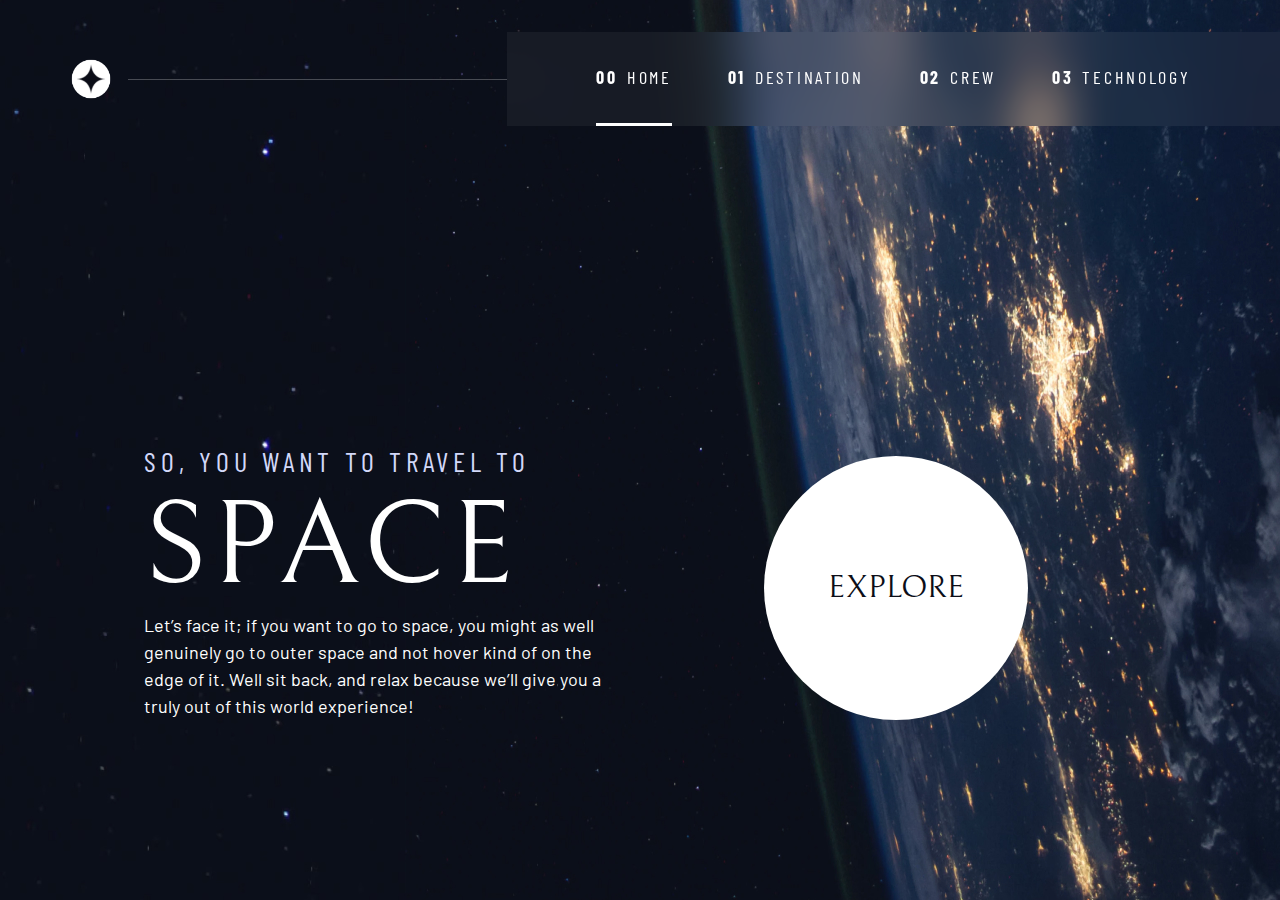
<file: index.html>
<!DOCTYPE html>
<html lang="en">
<head>
  <meta charset="UTF-8">
  <meta name="viewport" content="width=device-width, initial-scale=1.0">

  <link rel="icon" type="image/png" sizes="32x32" href="./assets/favicon-32x32.png">
  <!-- Google fonts -->
  <link rel="preconnect" href="https://fonts.googleapis.com">
  <link rel="preconnect" href="https://fonts.gstatic.com" crossorigin>
  <link href="https://fonts.googleapis.com/css2?family=Barlow+Condensed:wght@400;700&family=Bellefair&family=Barlow:wght@400;700&display=swap"
      rel="stylesheet">
      
  <!-- Our custom CSS -->
  <link rel="stylesheet" href="index.css">
  <title>Space tourism website</title>
  <script src="navigation.js" defer></script>
</head>
<body class="home">
  <a class="skip-to-content" href="#main">Skip to content</a>
  <header class="primary-header flex">
    <div>
      <img src="/assets/spacex-icon.png" alt="space tourism logo" class="logo">
    </div>
    <button class="mobile-nav-toggle" aria-controls="primary-navigation"><span class="sr-only" aria-expanded="false">Menu</span></button>
    <nav>
        <ul id="primary-navigation" data-visible="false" class="primary-navigation underline-indicators flex">
            <li class="active"><a class="ff-sans-cond uppercase text-white letter-spacing-2" href="index.html"><span aria-hidden="true">00</span>Home</a>
            <li><a class="ff-sans-cond uppercase text-white letter-spacing-2" href="destination.html"><span aria-hidden="true">01</span>Destination</a>
            <li><a class="ff-sans-cond uppercase text-white letter-spacing-2" href="crew.html"><span aria-hidden="true">02</span>Crew</a>
            <li><a class="ff-sans-cond uppercase text-white letter-spacing-2" href="technology.html"><span aria-hidden="true">03</span>Technology</a>
        </ul>
    </nav>
  </header>
  
  <main id="main" class="grid-container grid-container--home">
    <div>
      <h1 class="text-accent fs-500 ff-sans-cond uppercase letter-spacing-1">So, you want to travel to
      <span class="d-block fs-900 ff-serif text-white">Space</span></h1>
      
      <p>Let’s face it; if you want to go to space, you might as well genuinely go to 
      outer space and not hover kind of on the edge of it. Well sit back, and relax 
      because we’ll give you a truly out of this world experience! </p>
    </div>
    <div>
      <a href="#" class="large-button uppercase ff-serif text-dark bg-white">Explore</a>
    </div>
  </main>


</body>
</html>
</file>
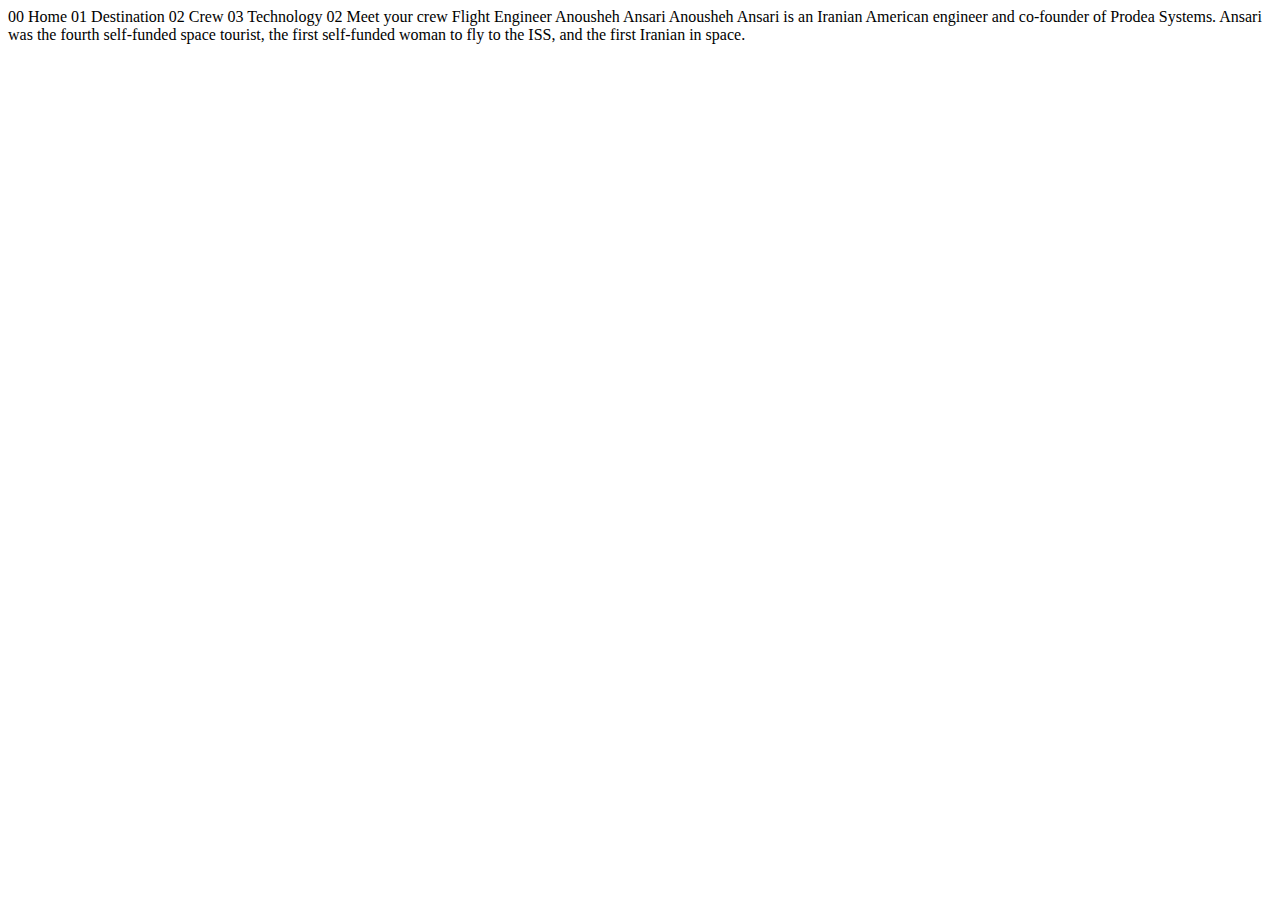
<file: crew-engineer.html>
<!DOCTYPE html>
<html lang="en">
<head>
  <meta charset="UTF-8">
  <meta name="viewport" content="width=device-width, initial-scale=1.0">

  <link rel="icon" type="image/png" sizes="32x32" href="./assets/favicon-32x32.png">
  
  <title>Space tourism website</title>
</head>
<body>

  00 Home
  01 Destination
  02 Crew
  03 Technology

  02 Meet your crew

  Flight Engineer
  Anousheh Ansari

  Anousheh Ansari is an Iranian American engineer and co-founder of Prodea Systems. 
  Ansari was the fourth self-funded space tourist, the first self-funded woman to 
  fly to the ISS, and the first Iranian in space. 
</body>
</html>
</file>
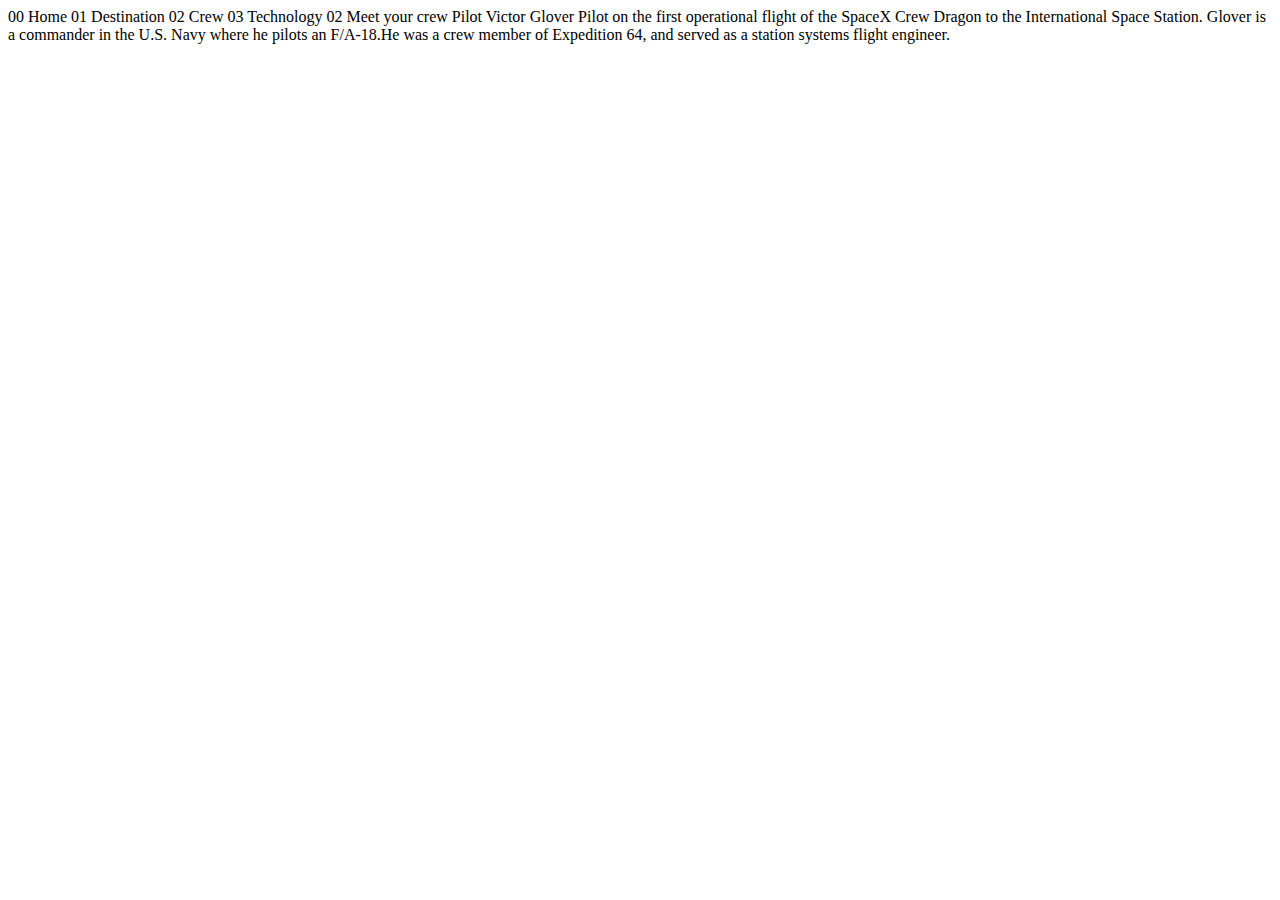
<file: crew-pilot.html>
<!DOCTYPE html>
<html lang="en">
<head>
  <meta charset="UTF-8">
  <meta name="viewport" content="width=device-width, initial-scale=1.0">

  <link rel="icon" type="image/png" sizes="32x32" href="./assets/favicon-32x32.png">
  
  <title>Space tourism website</title>
</head>
<body>

  00 Home
  01 Destination
  02 Crew
  03 Technology

  02 Meet your crew

  Pilot
  Victor Glover

  Pilot on the first operational flight of the SpaceX Crew Dragon to the 
  International Space Station. Glover is a commander in the U.S. Navy where 
  he pilots an F/A-18.He was a crew member of Expedition 64, and served as a 
  station systems flight engineer. 
</body>
</html>
</file>
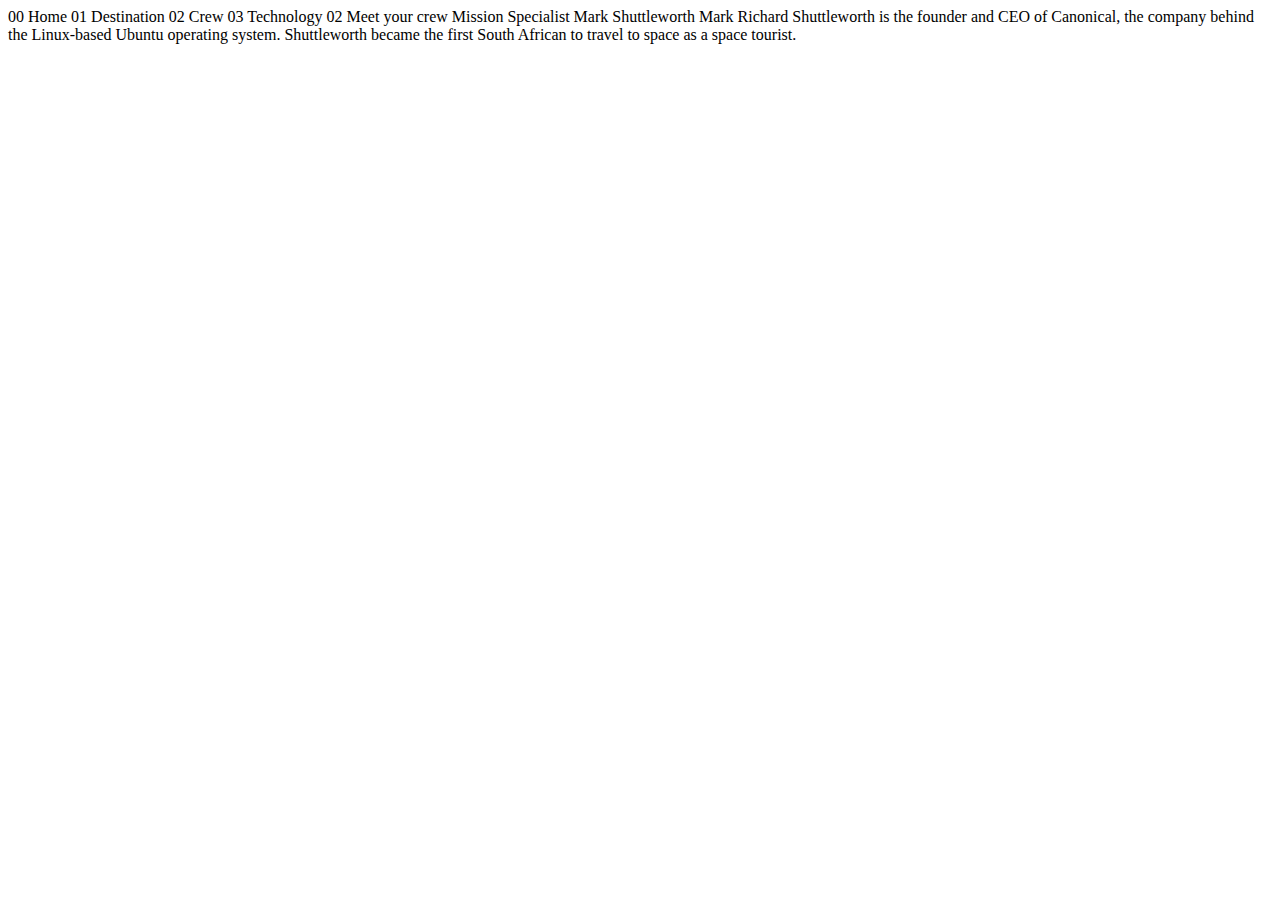
<file: crew-specialist.html>
<!DOCTYPE html>
<html lang="en">
<head>
  <meta charset="UTF-8">
  <meta name="viewport" content="width=device-width, initial-scale=1.0">

  <link rel="icon" type="image/png" sizes="32x32" href="./assets/favicon-32x32.png">
  
  <title>Space tourism website</title>
</head>
<body>

  00 Home
  01 Destination
  02 Crew
  03 Technology

  02 Meet your crew

  Mission Specialist
  Mark Shuttleworth

  Mark Richard Shuttleworth is the founder and CEO of Canonical, the company behind 
  the Linux-based Ubuntu operating system. Shuttleworth became the first South 
  African to travel to space as a space tourist.
</body>
</html>
</file>
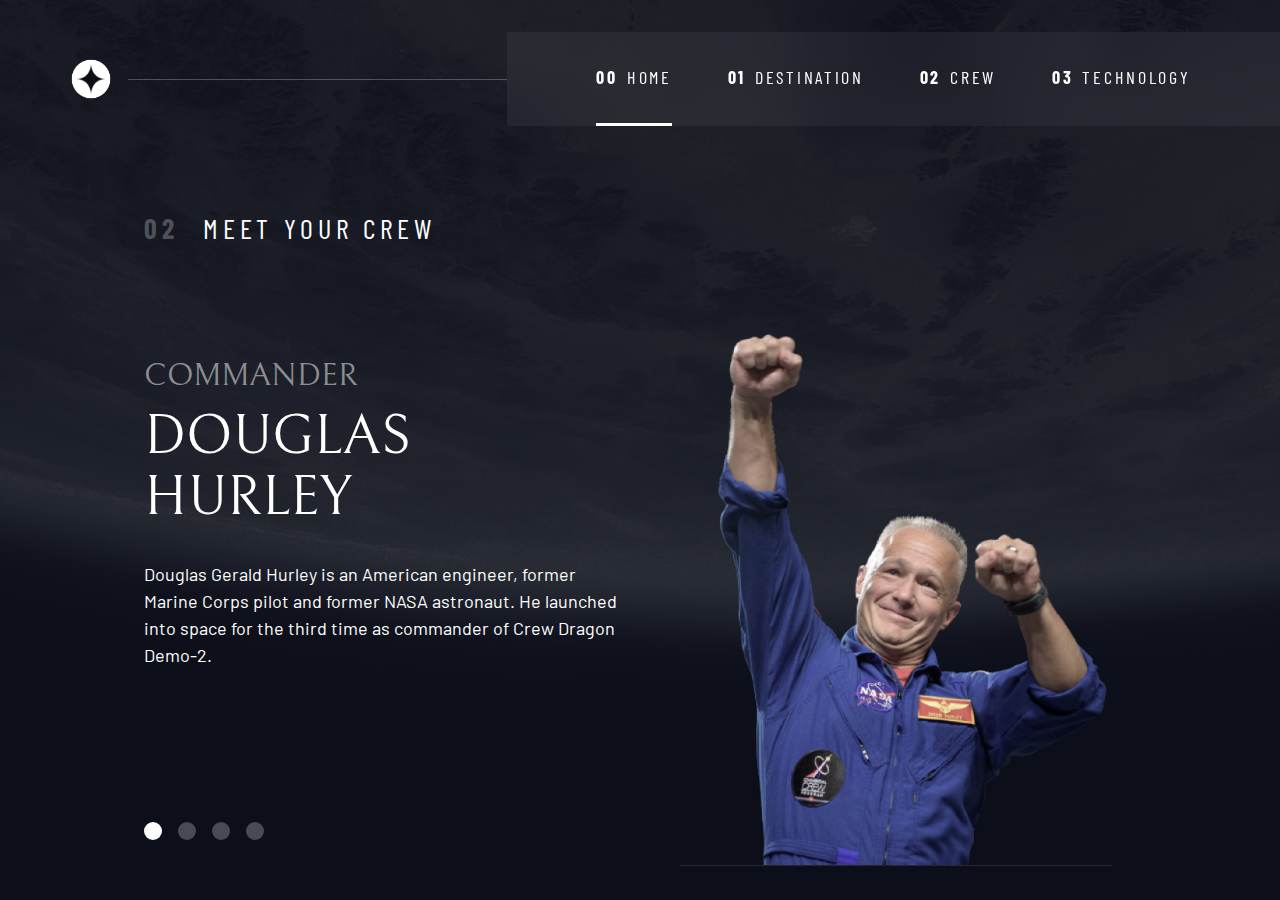
<file: crew.html>
<!DOCTYPE html>
<html lang="en">
<head>
  <meta charset="UTF-8">
  <meta name="viewport" content="width=device-width, initial-scale=1.0">

  <link rel="icon" type="image/png" sizes="32x32" href="./assets/favicon-32x32.png">
  <!-- Google fonts -->
  <link rel="preconnect" href="https://fonts.googleapis.com">
  <link rel="preconnect" href="https://fonts.gstatic.com" crossorigin>
  <link href="https://fonts.googleapis.com/css2?family=Barlow+Condensed:wght@400;700&family=Bellefair&family=Barlow:wght@400;700&display=swap"
      rel="stylesheet">
      
  <!-- Our custom CSS -->
  <link rel="stylesheet" href="index.css">
  <title>Space tourism website</title>
  <script src="navigation.js" defer></script>
  <script src="tabs.js" defer></script>

</head>

<body class="crew">
  <a class="skip-to-content" href="#main">Skip to content</a>
  <header class="primary-header flex">
    <div>
      <img src="/assets/spacex-icon.png" alt="space tourism logo" class="logo">
    </div>
    <button class="mobile-nav-toggle" aria-controls="primary-navigation"><span class="sr-only" aria-expanded="false">Menu</span></button>
    <nav> 
        <ul id="primary-navigation" data-visible="false" class="primary-navigation underline-indicators flex">
            <li class="active"><a class="ff-sans-cond uppercase text-white letter-spacing-2" href="index.html"><span aria-hidden="true">00</span>Home</a>
            <li><a class="ff-sans-cond uppercase text-white letter-spacing-2" href="destination.html"><span aria-hidden="true">01</span>Destination</a>
            <li><a class="ff-sans-cond uppercase text-white letter-spacing-2" href="crew.html"><span aria-hidden="true">02</span>Crew</a>
            <li><a class="ff-sans-cond uppercase text-white letter-spacing-2" href="technology.html"><span aria-hidden="true">03</span>Technology</a>
        </ul>
    </nav>
  </header>
  
  <main id="main" class="grid-container grid-container--crew flow">
    <h1 class="numbered-title"><span aria-hidden="true">02</span> Meet your crew</h1>
    
    <div class="dot-indicators flex" role="tablist" aria-label="crew member list">
      <button aria-selected="true" aria-controls="commander-tab" role="tab" data-image="commander-image" tabindex="0"><span class="sr-only">The commander</span></button>
      <button aria-selected="false" aria-controls="mission-tab" role="tab" data-image="mission-image" tabindex="-1"><span class="sr-only">The mission specialist</span></button>
      <button aria-selected="false" aria-controls="pilot-tab" role="tab" data-image="pilot-image" tabindex="-1"><span class="sr-only">The pilot</span></button>
      <button aria-selected="false" aria-controls="crew-tab" role="tab" data-image="crew-image" tabindex="-1"><span class="sr-only">The crew engineer</span></button>
    </div>
    
    <!-- commander -->
    <article class="crew-details flow" id="commander-tab" role="tabpanel" tabindex="0">
      <header class="flow flow--space-small">
        <h2 class="fs-600 ff-serif uppercase">Commander</h2>
        <p class="fs-700 uppercase ff-serif">Douglas Hurley</p>
      </header>
      <p>Douglas Gerald Hurley is an American engineer, former Marine Corps pilot 
      and former NASA astronaut. He launched into space for the third time as 
      commander of Crew Dragon Demo-2.</p>
    </article> 
    
    <!-- mission specialist -->
    <article hidden class="crew-details flow" id="mission-tab" role="tabpanel" tabindex="0">
      <header class="flow flow--space-small">
        <h2 class="fs-600 ff-serif uppercase">Mission Specialist</h2>
        <p class="fs-700 uppercase ff-serif">Mark SHuttleworth</p>
      </header>
      <p>Mark Richard Shuttleworth is the founder and CEO of Canonical, the company behind
        the Linux-based Ubuntu operating system. Shuttleworth became the first South
        African to travel to space as a space tourist.</p>
    </article> 
    
    <!-- pilot -->
    <article hidden class="crew-details flow" id="pilot-tab" role="tabpanel" tabindex="0">
      <header class="flow flow--space-small">
        <h2 class="fs-600 ff-serif uppercase">Pilot</h2>
        <p class="fs-700 uppercase ff-serif">Victor Glover</p>
      </header>
      <p>Pilot on the first operational flight of the SpaceX Crew Dragon to the
        International Space Station. Glover is a commander in the U.S. Navy where
        he pilots an F/A-18.He was a crew member of Expedition 64, and served as a
        station systems flight engineer.</p>
    </article> 
    
    <!-- engineer -->
    <article hidden class="crew-details flow" id="crew-tab" role="tabpanel" tabindex="0">
      <header class="flow flow--space-small">
        <h2 class="fs-600 ff-serif uppercase">Flight Engineer</h2>
        <p class="fs-700 uppercase ff-serif">Anousheh Ansari</p>
      </header>
      <p>Anousheh Ansari is an Iranian American engineer and co-founder of Prodea Systems.
        Ansari was the fourth self-funded space tourist, the first self-funded woman to
        fly to the ISS, and the first Iranian in space.</p>
    </article> 
    
    
    <picture id="commander-image">
      <source srcset="assets/douglas-hurley.png" type="image/webp">
      <img src="assets/douglas-hurley.png" alt="Douglas Hurley">
    </picture>
    <picture hidden id="mission-image">
      <source srcset="assets/mark-shuttlesworth.png" type="image/webp">
      <img src="assets/mark-shuttlesworth.png" alt="Mark Shuttlesworth">
    </picture>
    <picture hidden id="pilot-image">
      <source srcset="assets/victor-glover.png" type="image/webp">
      <img src="assets/victor-glover.png" alt="Victor Glover">
    </picture>
    <picture hidden id="crew-image">
      <source srcset="assets/anousheh-ansari.png" type="image/webp">
      <img src="assets/anousheh-ansari.png" alt="Anousheh Ansari">
    </picture>
  </main>
</body>
</html>
</file>
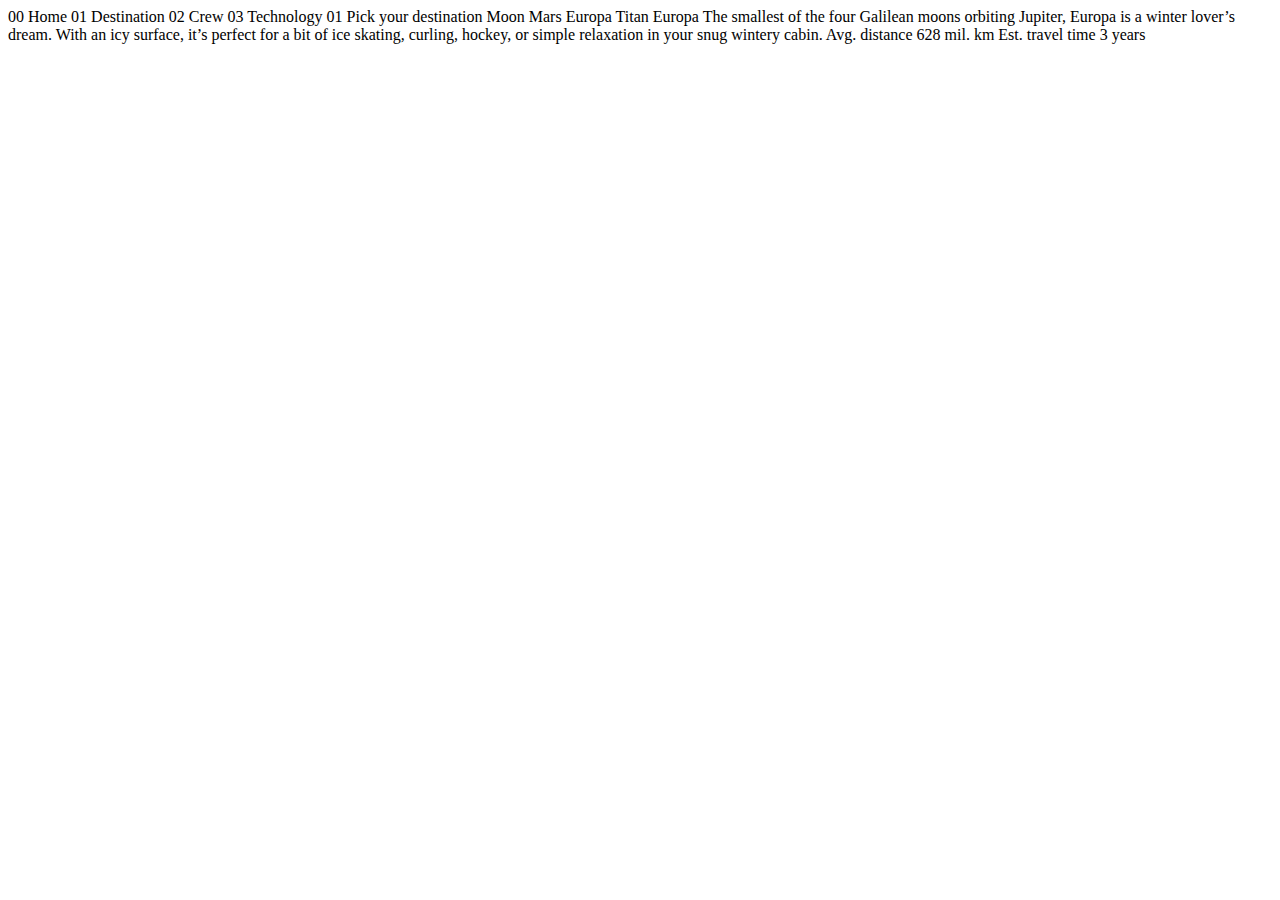
<file: destinantion-europa.html>
<!DOCTYPE html>
<html lang="en">
<head>
  <meta charset="UTF-8">
  <meta name="viewport" content="width=device-width, initial-scale=1.0">

  <link rel="icon" type="image/png" sizes="32x32" href="./assets/favicon-32x32.png">
  
  <title>Space tourism website</title>
</head>
<body>

  00 Home
  01 Destination
  02 Crew
  03 Technology

  01 Pick your destination

  Moon
  Mars
  Europa
  Titan

  Europa

  The smallest of the four Galilean moons orbiting Jupiter, Europa is a 
  winter lover’s dream. With an icy surface, it’s perfect for a bit of 
  ice skating, curling, hockey, or simple relaxation in your snug 
  wintery cabin.

  Avg. distance
  628 mil. km

  Est. travel time
  3 years
</body>
</html>
</file>
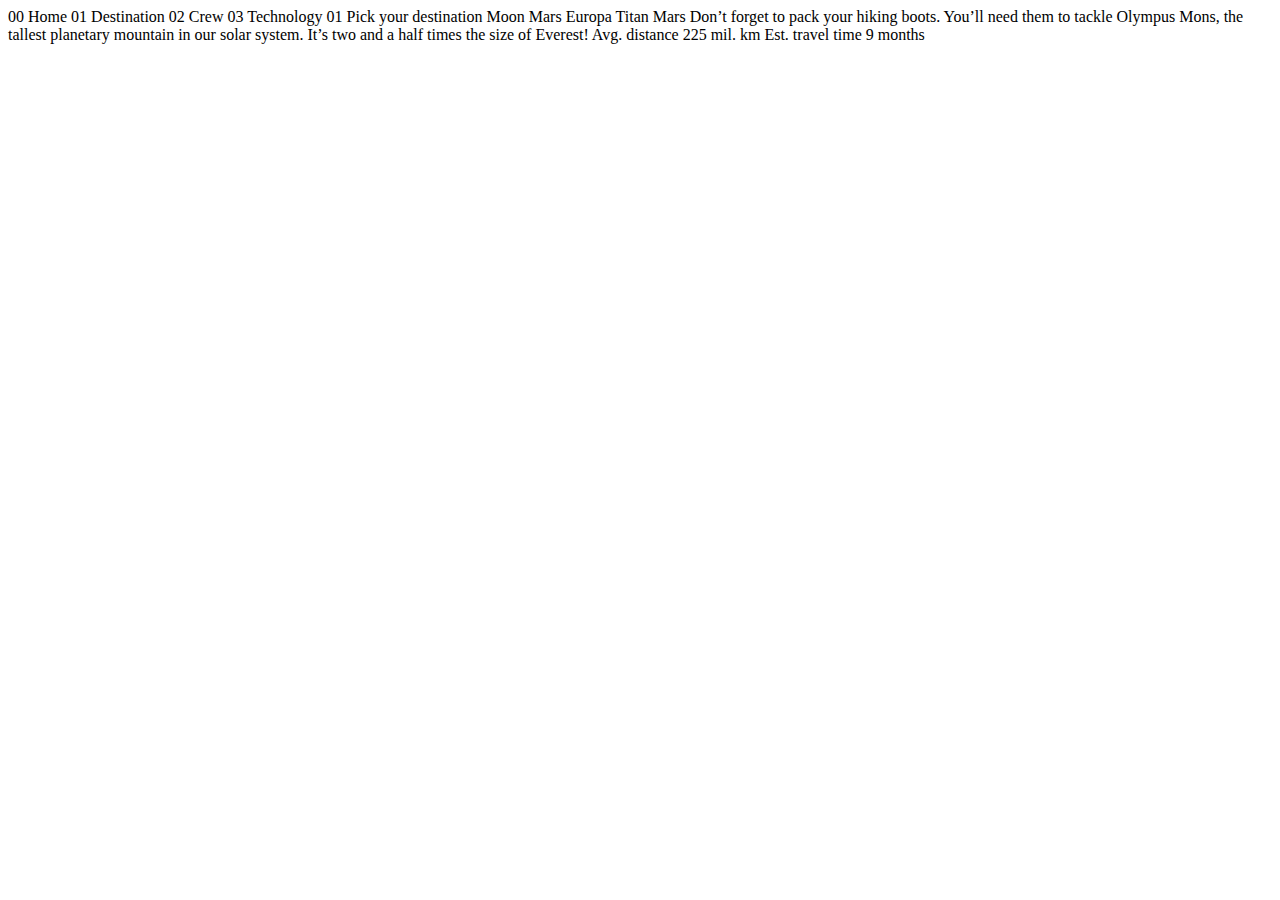
<file: destination-mars.html>
<!DOCTYPE html>
<html lang="en">
<head>
  <meta charset="UTF-8">
  <meta name="viewport" content="width=device-width, initial-scale=1.0">

  <link rel="icon" type="image/png" sizes="32x32" href="./assets/favicon-32x32.png">
  
  <title>Space tourism website</title>
</head>
<body>

  00 Home
  01 Destination
  02 Crew
  03 Technology

  01 Pick your destination

  Moon
  Mars
  Europa
  Titan

  Mars

  Don’t forget to pack your hiking boots. You’ll need them to tackle Olympus Mons, 
  the tallest planetary mountain in our solar system. It’s two and a half times 
  the size of Everest!

  Avg. distance
  225 mil. km

  Est. travel time
  9 months
</body>
</html>
</file>
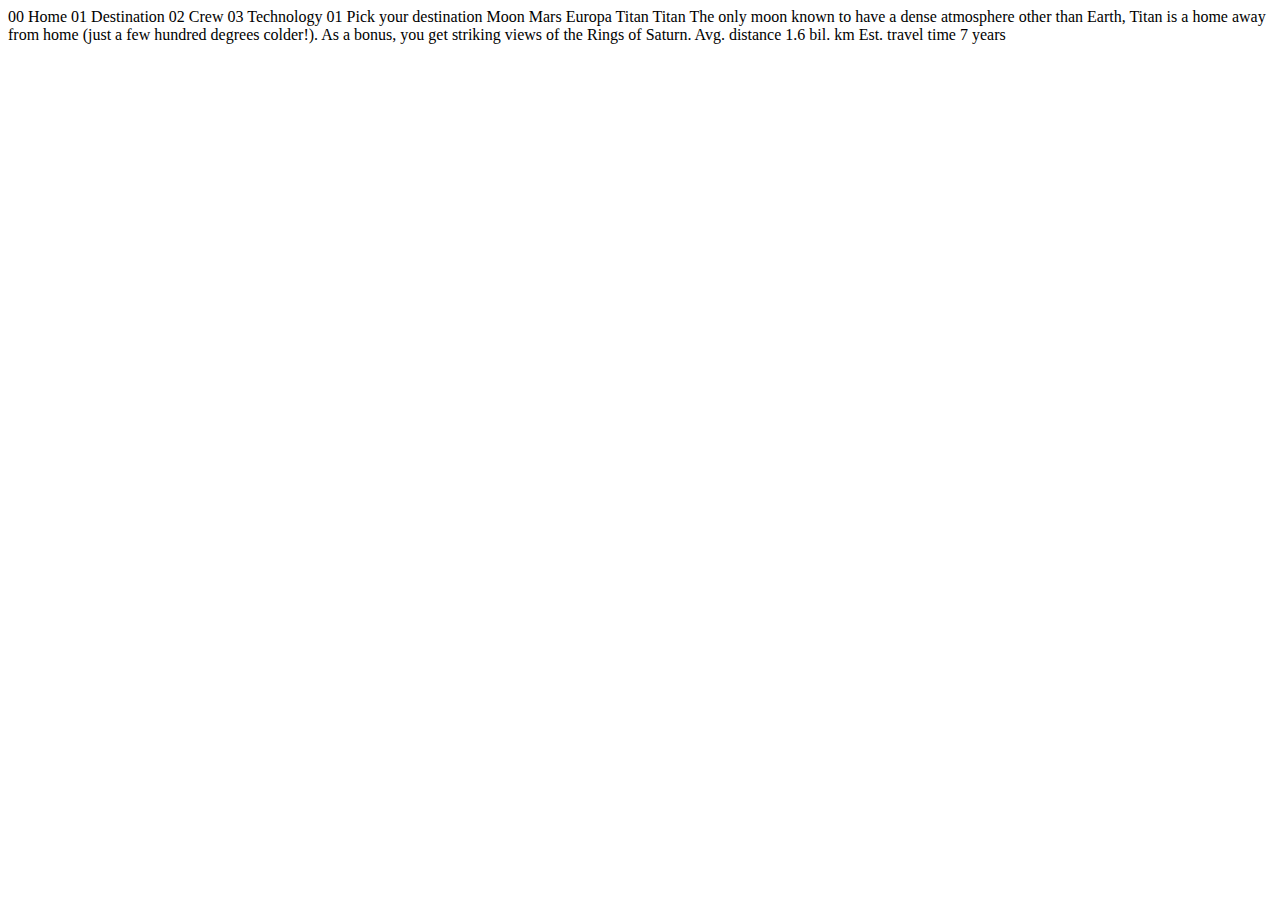
<file: destination-titan.html>
<!DOCTYPE html>
<html lang="en">
<head>
  <meta charset="UTF-8">
  <meta name="viewport" content="width=device-width, initial-scale=1.0">

  <link rel="icon" type="image/png" sizes="32x32" href="./assets/favicon-32x32.png">
  
  <title>Space tourism website</title>
</head>
<body>

  00 Home
  01 Destination
  02 Crew
  03 Technology

  01 Pick your destination

  Moon
  Mars
  Europa
  Titan

  Titan

  The only moon known to have a dense atmosphere other than Earth, Titan 
  is a home away from home (just a few hundred degrees colder!). As a 
  bonus, you get striking views of the Rings of Saturn.

  Avg. distance
  1.6 bil. km

  Est. travel time
  7 years
</body>
</html>
</file>
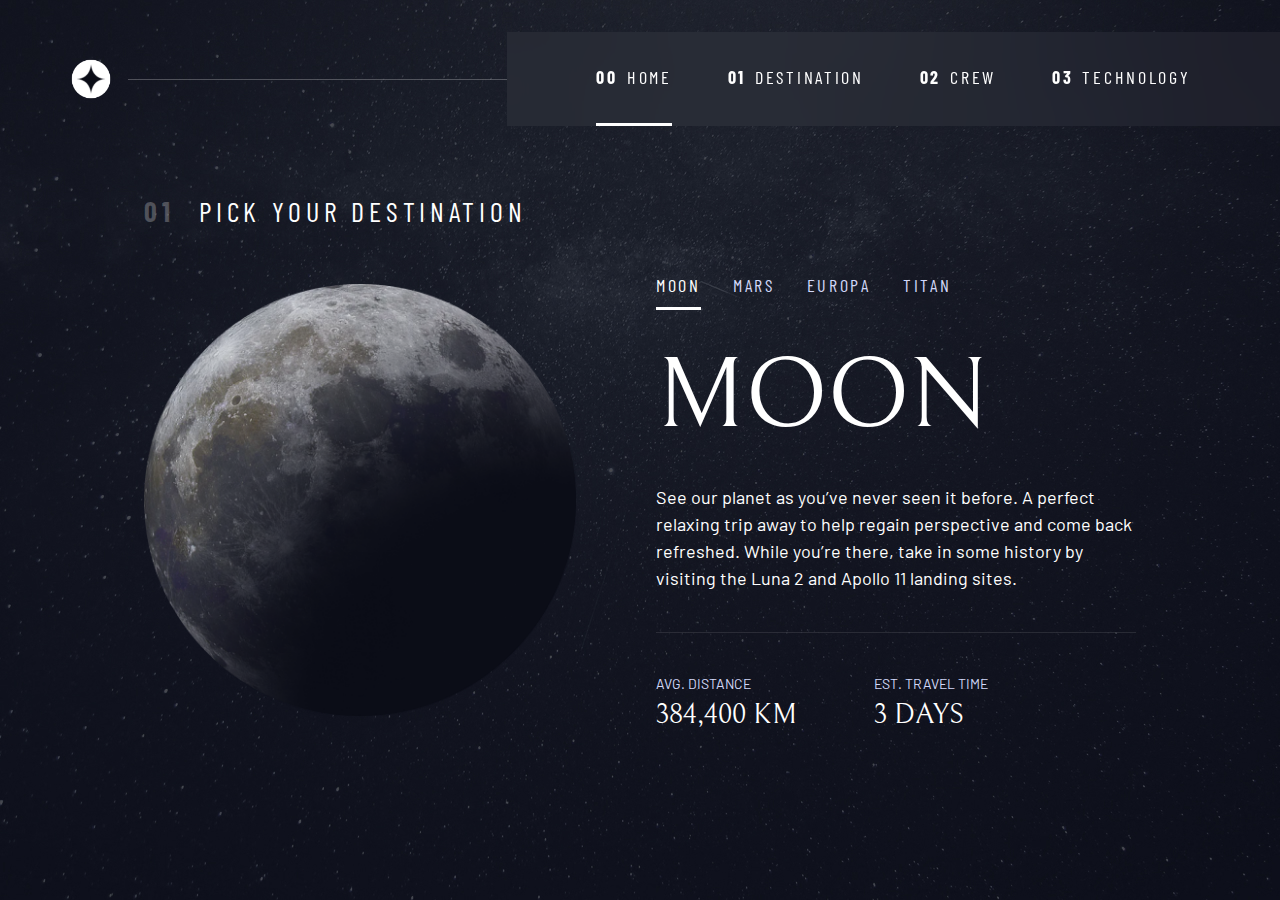
<file: destination.html>
<!DOCTYPE html>
<html lang="en">
<head>
  <meta charset="UTF-8">
  <meta name="viewport" content="width=device-width, initial-scale=1.0">

  <link rel="icon" type="image/png" sizes="32x32" href="./assets/favicon-32x32.png">
  <!-- Google fonts -->
  <link rel="preconnect" href="https://fonts.googleapis.com">
  <link rel="preconnect" href="https://fonts.gstatic.com" crossorigin>
  <link href="https://fonts.googleapis.com/css2?family=Barlow+Condensed:wght@400;700&family=Bellefair&family=Barlow:wght@400;700&display=swap"
      rel="stylesheet">
      
  <!-- Our custom CSS -->
  <link rel="stylesheet" href="index.css">
  <title>Space tourism website</title>
  <script src="navigation.js" defer></script>
  <script src="tabs.js" defer></script>
</head>

<body class="destination">
  <a class="skip-to-content" href="#main">Skip to content</a>
  <header class="primary-header flex">
    <div>
      <img src="assets/spacex-icon.png" alt="space tourism logo" class="logo">
    </div>
    <button class="mobile-nav-toggle" aria-controls="primary-navigation"><span class="sr-only" aria-expanded="false">Menu</span></button>
    <nav>
        <ul id="primary-navigation" data-visible="false" class="primary-navigation underline-indicators flex">
            <li class="active"><a class="ff-sans-cond uppercase text-white letter-spacing-2" href="index.html"><span aria-hidden="true">00</span>Home</a>
            <li><a class="ff-sans-cond uppercase text-white letter-spacing-2" href="destination.html"><span aria-hidden="true">01</span>Destination</a>
            <li><a class="ff-sans-cond uppercase text-white letter-spacing-2" href="crew.html"><span aria-hidden="true">02</span>Crew</a>
            <li><a class="ff-sans-cond uppercase text-white letter-spacing-2" href="technology.html"><span aria-hidden="true">03</span>Technology</a>
        </ul>
    </nav>
  </header>
  
  <main id="main" class="grid-container grid-container--destination flow">
    <h1 class="numbered-title"><span aria-hidden="true">01</span> Pick your destination</h1>
    
    <picture id="moon-image">
      <source srcset="assets/image-moon.png" type="image/webp">
      <img src="assets/image-moon.png" alt="the moon">
    </picture>
    <picture hidden id="mars-image">
      <source srcset="assets/image-mars.png" type="image/webp">
      <img src="assets/image-mars.png" alt="the planet mars">
    </picture>
    <picture hidden id="europa-image">
      <source srcset="assets/image-europa.png" type="image/webp">
      <img src="assets/image-europa.png" alt="the planet europa">
    </picture>
    <picture hidden id="titan-image">
      <source srcset="assets/image-titan.png" type="image/webp">
      <img src="assets/image-titan.png" alt="the moon titan">
    </picture>
    
    
    <div class="tab-list underline-indicators flex" role="tablist" aria-label="destination list">
        <button aria-selected="true" role="tab" aria-controls="moon-tab" class="uppercase ff-sans-cond text-accent letter-spacing-2" tabindex="0" data-image="moon-image">Moon</button>
        <button aria-selected="false" role="tab" aria-controls="mars-tab" class="uppercase ff-sans-cond text-accent letter-spacing-2" tabindex="-1" data-image="mars-image">Mars</button>
        <button aria-selected="false" role="tab" aria-controls="europa-tab" class="uppercase ff-sans-cond text-accent letter-spacing-2" tabindex="-1" data-image="europa-image">Europa</button>
        <button aria-selected="false" role="tab" aria-controls="titan-tab" class="uppercase ff-sans-cond text-accent letter-spacing-2" tabindex="-1" data-image="titan-image">Titan</button>
    </div>

    <!-- The moon -->
    <article class="destination-info flow" id="moon-tab" tabindex="0" role="tabpanel">
      <h2 class="fs-800 uppercase ff-serif">Moon</h2>

      <p>See our planet as you’ve never seen it before. A perfect relaxing trip away to help 
      regain perspective and come back refreshed. While you’re there, take in some history 
      by visiting the Luna 2 and Apollo 11 landing sites.</p>
      
      <div class="destination-meta flex">
        <div>
          <h3 class="text-accent fs-200 uppercase">Avg. distance</h3>
          <p class="ff-serif uppercase">384,400 km</p>
        </div>
        <div>
          <h3 class="text-accent fs-200 uppercase">Est. travel time</h3>
          <p class="ff-serif uppercase">3 days</p>
        </div>
      </div>
    </article>
    
    <!-- Mars -->
    <article hidden class="destination-info flow" id="mars-tab" tabindex="0"  role="tabpanel">
      <h2 class="fs-800 uppercase ff-serif">Mars</h2>

      <p>Don’t forget to pack your hiking boots. You’ll need them to tackle Olympus Mons, 
  the tallest planetary mountain in our solar system. It’s two and a half times 
  the size of Everest!</p>
      
      <div class="destination-meta flex">
        <div>
          <h3 class="text-accent fs-200 uppercase">Avg. distance</h3>
          <p class="ff-serif uppercase">225 mil. km</p>
        </div>
        <div>
          <h3 class="text-accent fs-200 uppercase">Est. travel time</h3>
          <p class="ff-serif uppercase">9 months</p>
        </div>
      </div>
    </article>
    
    <!-- Europa -->
    <article hidden class="destination-info flow" id="europa-tab" tabindex="0"  role="tabpanel">
      <h2 class="fs-800 uppercase ff-serif">Europa</h2>

      <p>The smallest of the four Galilean moons orbiting Jupiter, Europa is a 
  winter lover’s dream. With an icy surface, it’s perfect for a bit of 
  ice skating, curling, hockey, or simple relaxation in your snug 
  wintery cabin.</p>
      <div class="destination-meta flex">
        <div>
          <h3 class="text-accent fs-200 uppercase">Avg. distance</h3>
          <p class="ff-serif uppercase">628 mil. km</p>
        </div>
        <div>
          <h3 class="text-accent fs-200 uppercase">Est. travel time</h3>
          <p class="ff-serif uppercase">3 years</p>
        </div>
      </div>
    </article>
    
    <!-- Titan -->
    <article hidden class="destination-info flow" id="titan-tab" tabindex="0"  role="tabpanel">
      <h2 class="fs-800 uppercase ff-serif">Titan</h2>

      <p>The only moon known to have a dense atmosphere other than Earth, Titan 
  is a home away from home (just a few hundred degrees colder!). As a 
  bonus, you get striking views of the Rings of Saturn.</p>
      
      <div class="destination-meta flex">
        <div>
          <h3 class="text-accent fs-200 uppercase">Avg. distance</h3>
          <p class="ff-serif uppercase">1.6 bil. km</p>
        </div>
        <div>
          <h3 class="text-accent fs-200 uppercase">Est. travel time</h3>
          <p class="ff-serif uppercase">7 years</p>
        </div>
      </div>
    </article>
  </main>
  
<body>


  
</body>
</html>
</file>
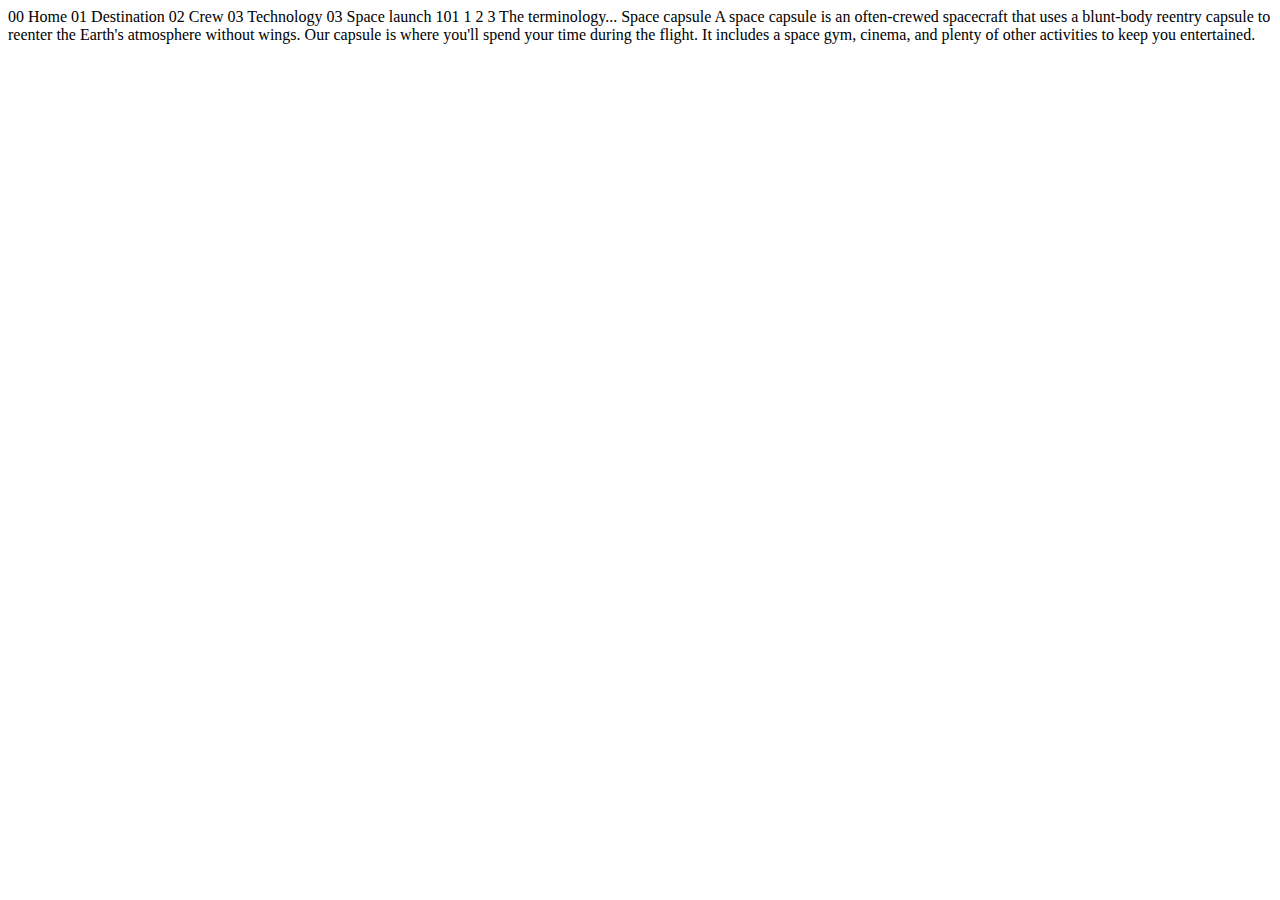
<file: technology-capsule.html>
<!DOCTYPE html>
<html lang="en">
<head>
  <meta charset="UTF-8">
  <meta name="viewport" content="width=device-width, initial-scale=1.0">

  <link rel="icon" type="image/png" sizes="32x32" href="./assets/favicon-32x32.png">
  
  <title>Space tourism website</title>
</head>
<body>

  00 Home
  01 Destination
  02 Crew
  03 Technology

  03 Space launch 101

  1
  2
  3

  The terminology...
  Space capsule

  A space capsule is an often-crewed spacecraft that uses a blunt-body reentry 
  capsule to reenter the Earth's atmosphere without wings. Our capsule is where 
  you'll spend your time during the flight. It includes a space gym, cinema, 
  and plenty of other activities to keep you entertained.
</body>
</html>
</file>
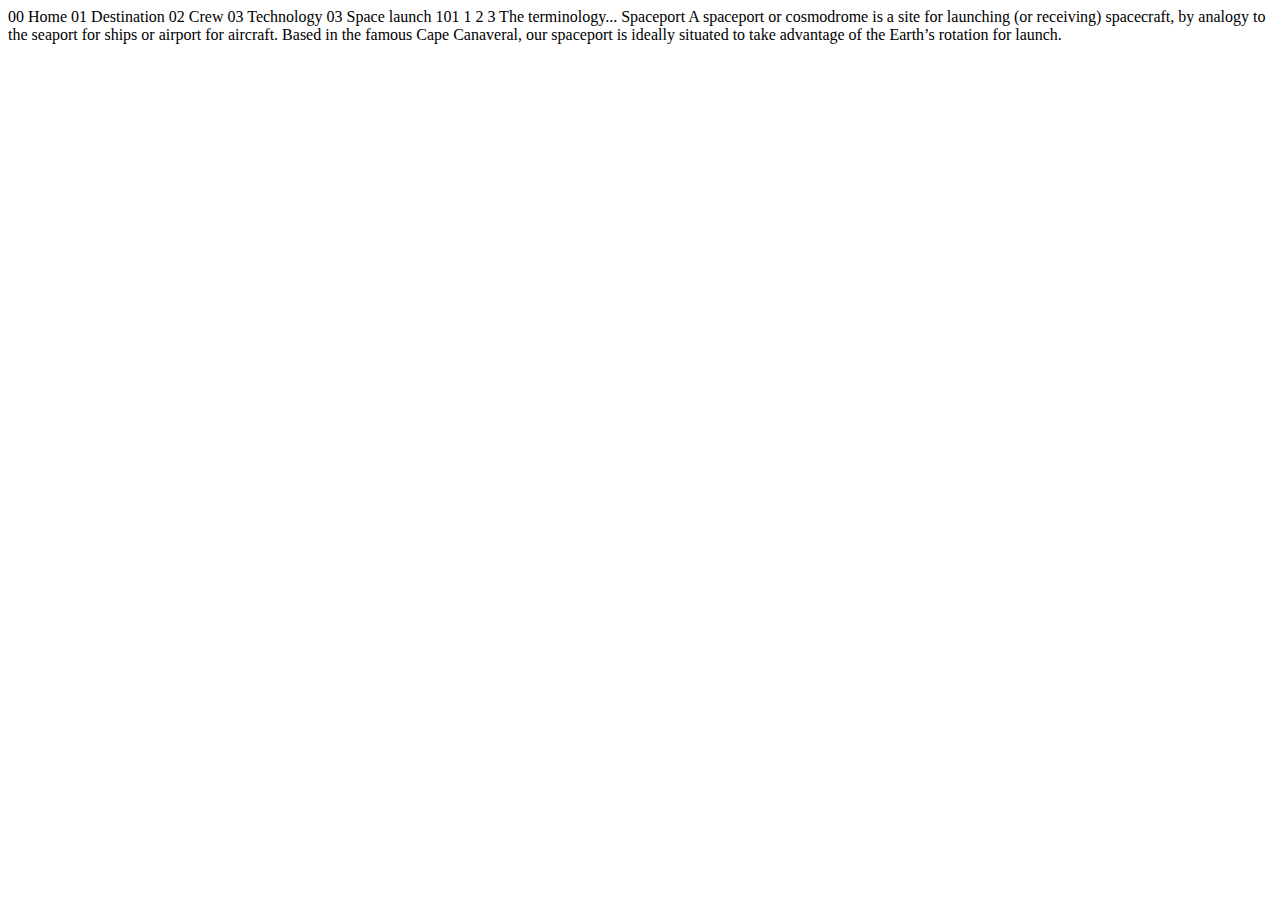
<file: technology-spaceport.html>
<!DOCTYPE html>
<html lang="en">
<head>
  <meta charset="UTF-8">
  <meta name="viewport" content="width=device-width, initial-scale=1.0">

  <link rel="icon" type="image/png" sizes="32x32" href="./assets/favicon-32x32.png">
  
  <title>Space tourism website</title>
</head>
<body>

  00 Home
  01 Destination
  02 Crew
  03 Technology

  03 Space launch 101

  1
  2
  3

  The terminology...
  Spaceport

  A spaceport or cosmodrome is a site for launching (or receiving) spacecraft, 
  by analogy to the seaport for ships or airport for aircraft. Based in the 
  famous Cape Canaveral, our spaceport is ideally situated to take advantage 
  of the Earth’s rotation for launch.
</body>
</html>
</file>
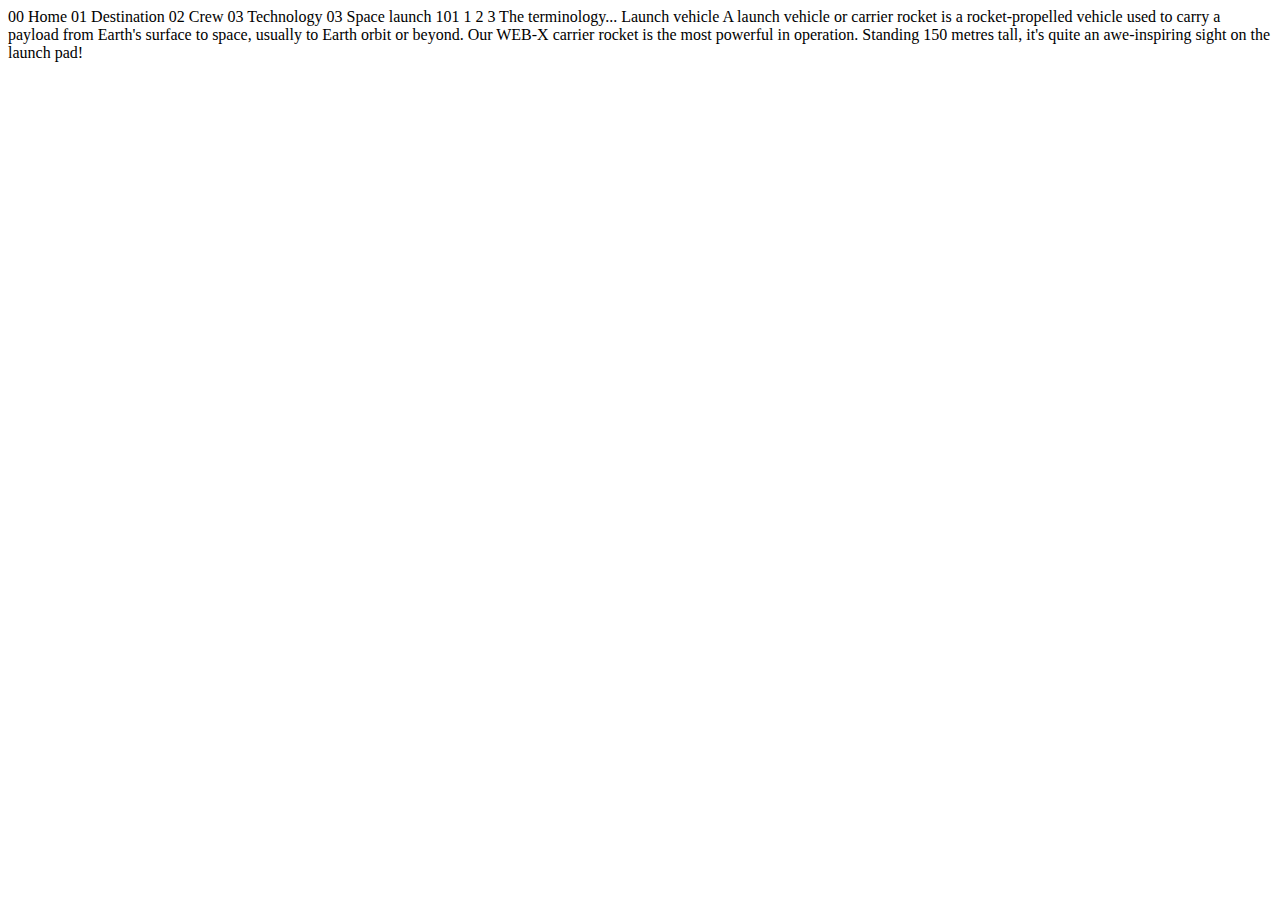
<file: technology-vehicle.html>
<!DOCTYPE html>
<html lang="en">
<head>
  <meta charset="UTF-8">
  <meta name="viewport" content="width=device-width, initial-scale=1.0">

  <link rel="icon" type="image/png" sizes="32x32" href="./assets/favicon-32x32.png">
  
  <title>Space tourism website</title>
</head>
<body>

  00 Home
  01 Destination
  02 Crew
  03 Technology

  03 Space launch 101

  1
  2
  3

  The terminology...
  Launch vehicle

  A launch vehicle or carrier rocket is a rocket-propelled vehicle used to carry a 
  payload from Earth's surface to space, usually to Earth orbit or beyond. Our 
  WEB-X carrier rocket is the most powerful in operation. Standing 150 metres tall, 
  it's quite an awe-inspiring sight on the launch pad!
</body>
</html>
</file>
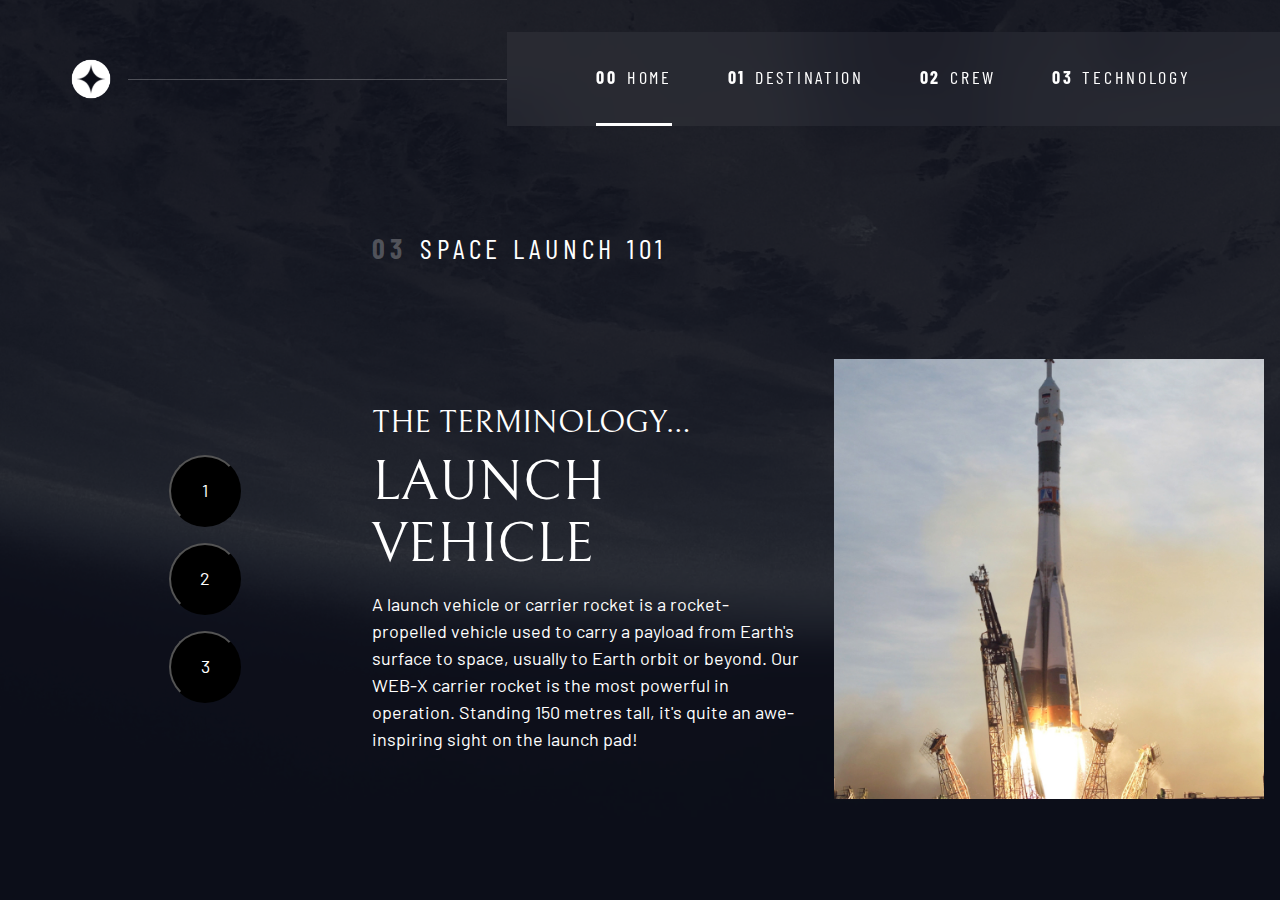
<file: technology.html>
<!DOCTYPE html>
<html lang="en">
<head>
  <meta charset="UTF-8">
  <meta name="viewport" content="width=device-width, initial-scale=1.0">

  <link rel="icon" type="image/png" sizes="32x32" href="./assets/favicon-32x32.png">
  <!-- Google fonts -->
  <link rel="preconnect" href="https://fonts.googleapis.com">
  <link rel="preconnect" href="https://fonts.gstatic.com" crossorigin>
  <link href="https://fonts.googleapis.com/css2?family=Barlow+Condensed:wght@400;700&family=Bellefair&family=Barlow:wght@400;700&display=swap"
      rel="stylesheet">
      
  <!-- Our custom CSS -->
  <link rel="stylesheet" href="index.css">
  <title>Space tourism website</title>
  <script src="navigation.js" defer></script>
  <script src="tabs.js" defer></script>

</head>

<body class="crew">
  <a class="skip-to-content" href="#main">Skip to content</a>
  <header class="primary-header flex">
    <div>
      <img src="/assets/spacex-icon.png" alt="space tourism logo" class="logo">
    </div>
    <button class="mobile-nav-toggle" aria-controls="primary-navigation"><span class="sr-only" aria-expanded="false">Menu</span></button>
    <nav> 
        <ul id="primary-navigation" data-visible="false" class="primary-navigation underline-indicators flex">
            <li class="active"><a class="ff-sans-cond uppercase text-white letter-spacing-2" href="index.html"><span aria-hidden="true">00</span>Home</a>
            <li><a class="ff-sans-cond uppercase text-white letter-spacing-2" href="destination.html"><span aria-hidden="true">01</span>Destination</a>
            <li><a class="ff-sans-cond uppercase text-white letter-spacing-2" href="crew.html"><span aria-hidden="true">02</span>Crew</a>
            <li><a class="ff-sans-cond uppercase text-white letter-spacing-2" href="technology.html"><span aria-hidden="true">03</span>Technology</a>
        </ul>
    </nav>
  </header>
  
  <main id="main" class="grid-container grid-container--tech flow">
    <h1 class="numbered-title-2"><span aria-hidden="true">03</span>Space Launch 101</h1>
    
    <div class="box-indicators flex" role="tablist" aria-label="space launch list">
      <button aria-selected="true" aria-controls="launch-vehicle-tab" role="tab" data-image="launch-vehicle-image" tabindex="0"><span class="sr-only">Launch vehicle</span>1 </button>
      <button aria-selected="false" aria-controls="spaceport-tab" role="tab" data-image="spaceport-image" tabindex="-1"><span class="sr-only">SpacePort</span>2</button>
      <button aria-selected="false" aria-controls="spacecapsule-tab" role="tab" data-image="spacecapsule-image" tabindex="-1"><span class="sr-only">Space Capsule</span>3</button>
    
    </div>
    
    <!-- Spaceport -->
    <article class="terminology-info flow" id="launch-vehicle-tab" role="tabpanel" tabindex="0">
      <header class="flow flow--space-small">
        <h2 class="fs-600 ff-serif uppercase">THE TERMINOLOGY…</h2>
        <p class="fs-700 uppercase ff-serif">LAUNCH VEHICLE</p>
      </header>
      <p>A launch vehicle or carrier rocket is a rocket-propelled vehicle used to carry a payload 
          from Earth's surface to space, usually to Earth orbit or beyond. Our WEB-X carrier rocket 
          is the most powerful in operation. Standing 150 metres tall, it's quite an awe-inspiring sight 
          on the launch pad!</p>
    </article> 
    
    <!-- space launch -->
    <article hidden class="terminology-info flow" id="spaceport-tab" role="tabpanel" tabindex="0">
      <header class="flow flow--space-small">
        <h2 class="fs-600 ff-serif uppercase">THE TERMINOLOGY…</h2>
        <p class="fs-700 uppercase ff-serif">SPACEPORT</p>
      </header>
      <p>A spaceport or cosmodrome is a site for launching (or receiving) spacecraft, by analogy to 
          the seaport for ships or airport for aircraft. Based in the famous Cape Canaveral, our spaceport
          is ideally situated to take advantage of the Earth’s rotation for launch.</p>
    </article> 
    
    <!-- pilot -->
    <article hidden class="terminology-info flow" id="spacecapsule-tab" role="tabpanel" tabindex="0">
      <header class="flow flow--space-small">
        <h2 class="fs-600 ff-serif uppercase">THE TERMINOLOGY…</h2>
        <p class="fs-700 uppercase ff-serif">SPACE CAPSULE</p>
      </header>
      <p>A space capsule is an often-crewed spacecraft that uses a blunt-body reentry 
          capsule to reenter the Earth's atmosphere without wings. Our capsule is where 
          you'll spend your time during the flight. It includes a space gym, cinema, and plenty 
          of other activities to keep you entertained.</p>
    </article> 
    

    
    
    <picture id="launch-vehicle-image">
      <source srcset="assets/launch-image.jpeg" type="image/webp">
      <img src="assets/launch-image.jpeg" alt="launch vehicle">
    </picture>
    <picture hidden id="spaceport-image">
      <source srcset="assets/image-launch.jpeg" type="image/webp">
      <img src="assets/image-launch.jpeg" alt="space port">
    </picture>
    <picture hidden id="spacecapsule-image">
      <source srcset="assets/Space-capsule.jpeg" type="image/webp">
      <img src="assets/Space-capsule.jpeg" alt="space capsule">
    </picture>
    
  </main>
</body>
</html>
</file>
<file: index.css>
/* ------------------- */
/* Custom properties   */
/* ------------------- */

:root {
    /* colors */
    --clr-dark: 230 35% 7%;
    --clr-light: 231 77% 90%;
    --clr-white: 0 0% 100%;
    
    /* font-sizes */
    --fs-900: clamp(5rem, 8vw + 1rem, 9.375rem);
    --fs-800: 3.5rem;
    --fs-700: 1.5rem;
    --fs-600: 1rem;
    --fs-500: 1rem;
    --fs-400: 0.9375rem;
    --fs-300: 1rem;
    --fs-200: 0.875rem;
    
    /* font-families */
    --ff-serif: "Bellefair", serif;
    --ff-sans-cond: "Barlow Condensed", sans-serif;
    --ff-sans-normal: "Barlow", sans-serif;
}

@media (min-width: 35em) {
    :root {
        --fs-800: 5rem;
        --fs-700: 2.5rem;
        --fs-600: 1.5rem;
        --fs-500: 1.25rem;
        --fs-400: 1rem;
    }
}

@media (min-width: 45em) {
    :root {
        /* font-sizes */
        --fs-800: 6.25rem;
        --fs-700: 3.5rem;
        --fs-600: 2rem;
        --fs-500: 1.75rem;
        --fs-400: 1.125rem;
    }
}


/* ------------------- */
/* Reset               */
/* ------------------- */

/* https://piccalil.li/blog/a-modern-css-reset/ */

/* Box sizing */
*,
*::before,
*::after {
    box-sizing: border-box;
}

/* Reset margins */
body,
h1,
h2,
h3,
h4,
h5,
p,
figure,
picture {
    margin: 0; 
}

h1,
h2,
h3,
h4,
h5,
h6,
p {
    font-weight: 400;
}

/* set up the body */
body {
    font-family: var(--ff-sans-normal);
    font-size: var(--fs-400);
    color: hsl( var(--clr-white) );
    background-color: hsl( var(--clr-dark) );
    line-height: 1.5;
    min-height: 100vh;
    
    display: grid;
    grid-template-rows: min-content 1fr;
    
    overflow-x: hidden;
}

/* make images easier to work with */
img,
picutre {
    max-width: 100%;
    display: block;
}

/* make form elements easier to work with */
input,
button,
textarea,
select {
    font: inherit;
}

/* remove animations for people who've turned them off */
@media (prefers-reduced-motion: reduce) {  
  *,
  *::before,
  *::after {
    animation-duration: 0.01ms !important;
    animation-iteration-count: 1 !important;
    transition-duration: 0.01ms !important;
    scroll-behavior: auto !important;
  }
}


/* ------------------- */
/* Utility classes     */
/* ------------------- */

/* general */

.flex {
    display: flex;
    gap: var(--gap, 1rem);
}

.grid {
    display: grid;
    gap: var(--gap, 1rem);
}

.d-block {
    display: block;
}

.flow > *:where(:not(:first-child)) {
    margin-top: var(--flow-space, 1rem);
}

.flow--space-small {
    --flow-space: .75rem;
}

.container {
    padding-inline: 2em;
    margin-inline: auto;
    max-width: 80rem;
}

.sr-only {
  position: absolute; 
  height: 1px;
  padding: 0;
  margin: -1px; 
  overflow: hidden;
  clip: rect(0, 0, 0, 0);
  white-space: nowrap; /* added line */
  border: 0;
}

.skip-to-content {
    position: absolute;
    z-index: 9999;
    background: hsl( var(--clr-white) );
    color: hsl( var(--clr-dark) ); 
    padding: .5em 1em;
    margin-inline: auto;
    transform: translateY(-100%);
    transition: transform 250ms ease-in;
}

.skip-to-content:focus {
    transform: translateY(0);
}

/* colors */

.bg-dark { background-color: hsl( var(--clr-dark) );}
.bg-accent { background-color: hsl( var(--clr-light) );}
.bg-white { background-color: hsl( var(--clr-white) );}

.text-dark { color: hsl( var(--clr-dark) );}
.text-accent { color: hsl( var(--clr-light) );}
.text-white { color: hsl( var(--clr-white) );}

/* typography */

.ff-serif { font-family: var(--ff-serif); } 
.ff-sans-cond { font-family: var(--ff-sans-cond); } 
.ff-sans-normal { font-family: var(--ff-sans-normal); } 

.letter-spacing-1 { letter-spacing: 4.75px; } 
.letter-spacing-2 { letter-spacing: 2.7px; } 
.letter-spacing-3 { letter-spacing: 2.35px; } 

.uppercase { text-transform: uppercase; }

.fs-900 { font-size: var(--fs-900); }
.fs-800 { font-size: var(--fs-800); }
.fs-700 { font-size: var(--fs-700); }
.fs-600 { font-size: var(--fs-600); }
.fs-500 { font-size: var(--fs-500); }
.fs-400 { font-size: var(--fs-400); }
.fs-300 { font-size: var(--fs-300); }
.fs-200 { font-size: var(--fs-200); }

.fs-900,
.fs-800,
.fs-700,
.fs-600 {
    line-height: 1.1;
}

.numbered-title, .numbered-title-2 {
    font-family: var(--ff-sans-cond);
    font-size: var(--fs-500);
    text-transform: uppercase;
    letter-spacing: 4.72px; 
}

.numbered-title span {
    margin-right: .5em;
    font-weight: 700;
    color: hsl( var(--clr-white) / .25);
}
.numbered-title-2 span {
    margin-right: .5em;
    font-weight: 700;
    color: hsl( var(--clr-white) / .25);
}



/* ------------------- */
/* Compontents         */
/* ------------------- */

.large-button {
    font-size: 2rem;
    position: relative;
    z-index: 1;
    display: inline-grid;
    place-items: center;
    padding: 0 2em;
    border-radius: 50%;
    aspect-ratio: 1;
    text-decoration: none;
}

.large-button::after {
    content: '';
    position: absolute;
    z-index: -1;
    width: 100%;
    height: 100%;
    background: hsl( var(--clr-white) / .1);
    border-radius: 50%;
    opacity: 0;
    transition: opacity 500ms linear, transform 750ms ease-in-out;
}
 
.large-button:hover::after,
.large-button:focus::after {
    opacity: 1;
    transform: scale(1.5);
}

/* primary-header */

.logo {
    margin: 1.5rem clamp(1.5rem, 5vw, 3.5rem);
    width:70px;
}

.primary-header {
    justify-content: space-between;
    align-items: center;
}

.primary-navigation {
    --gap: clamp(1.5rem, 5vw, 3.5rem);
    --underline-gap: 2rem;
    list-style: none;
    padding: 0;
    margin: 0;
    background: hsl( var(--clr-white) / 0.05);
    backdrop-filter: blur(1.5rem);
}

.primary-navigation a {
    text-decoration: none;
}

.primary-navigation a > span {
    font-weight: 700;
    margin-right: .5em;
}

.mobile-nav-toggle {
    display: none;
}

@media (max-width: 35rem) {
    .primary-navigation {
        --underline-gap: .5rem;
        position: fixed;
        z-index: 1000;
        inset: 0 0 0 30%;
        list-style: none;
        padding: min(20rem, 15vh) 2rem;
        margin: 0;
        flex-direction: column;
        transform: translateX(100%);
        transition: transform 500ms ease-in-out;
    }
    
    .primary-navigation[data-visible="true"] {
        transform: translateX(0);
    }
    
    .primary-navigation.underline-indicators > .active {
       border: 0;
    }
    
    .mobile-nav-toggle {
        display: block;
        position: absolute;
        z-index: 2000;
        right: 1rem;
        top: 2rem;
        background: transparent;
        background-image: url("/assets/hma-icon.png");
        background-repeat: no-repeat;
        background-position: center;
        width: 1.5rem;
        aspect-ratio: 1;
        border: 0;
    }
    
    .mobile-nav-toggle[aria-expanded="true"] {
        background-image: url("/assets/close-icon.png");
       
    }
    
    .mobile-nav-toggle:focus-visible {
        outline: 5px solid white;
        outline-offset: 5px;
    }
    
}

@media (min-width: 35em) {
    .primary-navigation {
        padding-inline: clamp(3rem, 7vw, 7rem);
    }
    
}

@media (min-width: 35em) and (max-width: 44.999em) {
    .primary-navigation a > span {
        display: none;
    }
   
}

@media (min-width: 45em) {
    
     .primary-header::after {
         content: '';
         display: block;
         position: relative;
         height: 1px;
         width: 100%;
         margin-right: -2.5rem;
         background: hsl( var(--clr-white) / .25);
         order: 1;
     }
     
    nav {
        order: 2;
    }
    
    .primary-navigation {
        margin-block: 2rem;
    }
    
   
}


.underline-indicators > * {
    cursor: pointer;
    padding: var(--underline-gap, .5rem) 0;
    border: 0;
    border-bottom: .2rem solid hsl( var(--clr-white) / 0 );
    background-color: transparent;
}

.underline-indicators > *:hover,
.underline-indicators > *:focus {
    border-color: hsl( var(--clr-white) / .5);
}

.underline-indicators > .active,
.underline-indicators > [aria-selected="true"] {
    color: hsl( var(--clr-white) / 1);
    border-color: hsl( var(--clr-white) / 1); 
}

.tab-list {
    --gap: 2rem;
}

.dot-indicators > * {
    cursor: pointer;
    border: 0;
    border-radius: 50%;
    padding: .5em;
    background-color: hsl( var(--clr-white) / .25);
}
 
.dot-indicators > *:hover,
.dot-indicators > *:focus { 
    background-color: hsl( var(--clr-white) / .5);
}

.dot-indicators > [aria-selected="true"] {
    background-color: hsl( var(--clr-white) / 1); 
}


/* ----------------------------- */
/* Page specific background      */
/* ----------------------------- */
body {
    background-size: cover;
    background-position: bottom center;
}
/* home */
.home {
    background-image: url("assets/background-home-mobile.jpeg");
}

@media (min-width: 35rem) {
    .home {
        background-position: center center;
        background-image: url("assets/background-home-tablet.jpeg");
    }
}

@media (min-width: 45rem) {
    .home {
        background-image: url("/assets/background-home-desktop.jpeg");
    }
} 

/* destination */
.destination {
    background-image: url("/assets/background-destination-mobile.jpeg");
}

@media (min-width: 35rem) {
    .destination {
        background-position: center center;
        background-image: url("/assets/background-destination-tablet.jpeg");
    }
}

@media (min-width: 45rem) {
    .destination {
        background-image: url("/assets/background-destination-desktop.jpeg");
    }
} 

/* crew */
.crew {
    background-image: url("/assets/background-crew-mobile.jpeg");
}

@media (min-width: 35rem) {
    .crew {
        background-position: center center;
        background-image: url("/assets/background-crew-tablet.jpeg");
    }
}

@media (min-width: 45rem) {
    .crew {
        background-image: url("/assets/background-crew-desktop.png");
    }
} 

/* ----------------------------- */
/* Layout                        */
/* ----------------------------- */


.grid-container {
    text-align: center;
    display: grid;
    place-items: center;
    padding-inline: 1rem;
    padding-bottom: 4rem;
}

.grid-container p:not([class]) {
    max-width: 50ch;
}

.numbered-title {
    grid-area: title;
}

/* destination layout */

.grid-container--destination {
    --flow-space: 2rem;
    grid-template-areas: 
        'title'
        'image'
        'tabs'
        'content';
}

.grid-container--destination > picture {
    grid-area: image;
    max-width: 60%;
}

.grid-container--destination > .tab-list {
    grid-area: tabs;
}

.grid-container--destination > .destination-info {
    grid-area: content;
}

.destination-meta {
    flex-direction: column;
    border-top: 1px solid hsl( var(--clr-white) / .1);
    padding-top: 2.5rem;
    margin-top: 2.5rem;
}

.destination-meta p {
    font-size: 1.75rem;
}

/* crew layout */

.grid-container--crew {
    --flow-space: 2rem;
    grid-template-areas: 
        'title'
        'image'
        'tabs'
        'content';
}

.grid-container--crew > picture {
    grid-area: image;
    max-width: 60%;
    border-bottom: 1px solid hsl( var(--clr-white) / .1);
}

.grid-container--crew > .dot-indicators {
    grid-area: tabs;
}

.grid-container--crew > .crew-details {
    grid-area: content;
}

.crew-details h2 {
    color: hsl( var(--clr-white) / .5);
}
/* --------- */
/* technology layout */
/* -------- */
.box-indicators{
    display: flex;
    flex-direction: column;

}
.box-indicators button {
   background-color: black;
    width: 4em;
   height: 4em;
   display: flex;
   flex-direction: column;
   border-radius: 50%;
   text-align: center;
   justify-content: center;
   align-items: center;
   color: white;
}
.box-indicators button:hover{
    background-color: white;
    color: black;
}

@media (min-width: 35em) {
    .numbered-title, .numbered-title-2 {
        justify-self: start;
        margin-top: 2rem;
    }
    
    .destination-meta {
        flex-direction: row;
        justify-content: space-evenly;
    }
    
    .grid-container--crew {
        padding-bottom: 0;
        grid-template-areas: 
            'title'
            'content'
            'tabs'
            'image';
    }
    
    
}

@media (min-width: 45em) {
    .grid-container {
        text-align: left;
        column-gap: var(--container-gap, 2rem);
        grid-template-columns: minmax(1rem, 1fr) repeat(2, minmax(0, 30rem)) minmax(1rem, 1fr);
    }
    
    .grid-container--home {
        padding-bottom: max(6rem, 20vh);
        align-items: end;
    }
    
    .grid-container--home > *:first-child {
        grid-column: 2;
    }

    .grid-container--home > *:last-child {
        grid-column: 3;
    }
    
    .grid-container--destination {
        justify-items: start;
        align-content: start;
        grid-template-areas: 
            '. title title .'
            '. image tabs .'
            '. image content .';
    }
    
    .grid-container--destination > picture,
    .grid-container--crew > picture{
        max-width: 90%;
    }
     
    .destination-meta {
        --gap: min(6vw, 6rem);
        justify-content: start;
    }
    
    .grid-container--crew {
        grid-template-areas: 
            '. title title .'
            '. content image .'
            '. tabs image .';
    }
    .grid-container--tech {
        grid-template-columns: 18em minmax(0, 30rem) minmax(0, 100rem) ;
        
    }
    .terminology-info{
        grid-column: 2;
    }
    .numbered-title-2{
        grid-column: 2;
    }
    .box-indicators{
        grid-column: 1;
        margin-inline-start: 3em;
    }
    .grid-container--crew > .dot-indicators {
        justify-self: start;
    }
    
    /* .grid-container--crew > picture {
        align-self: end;
    } */

}
</file>
